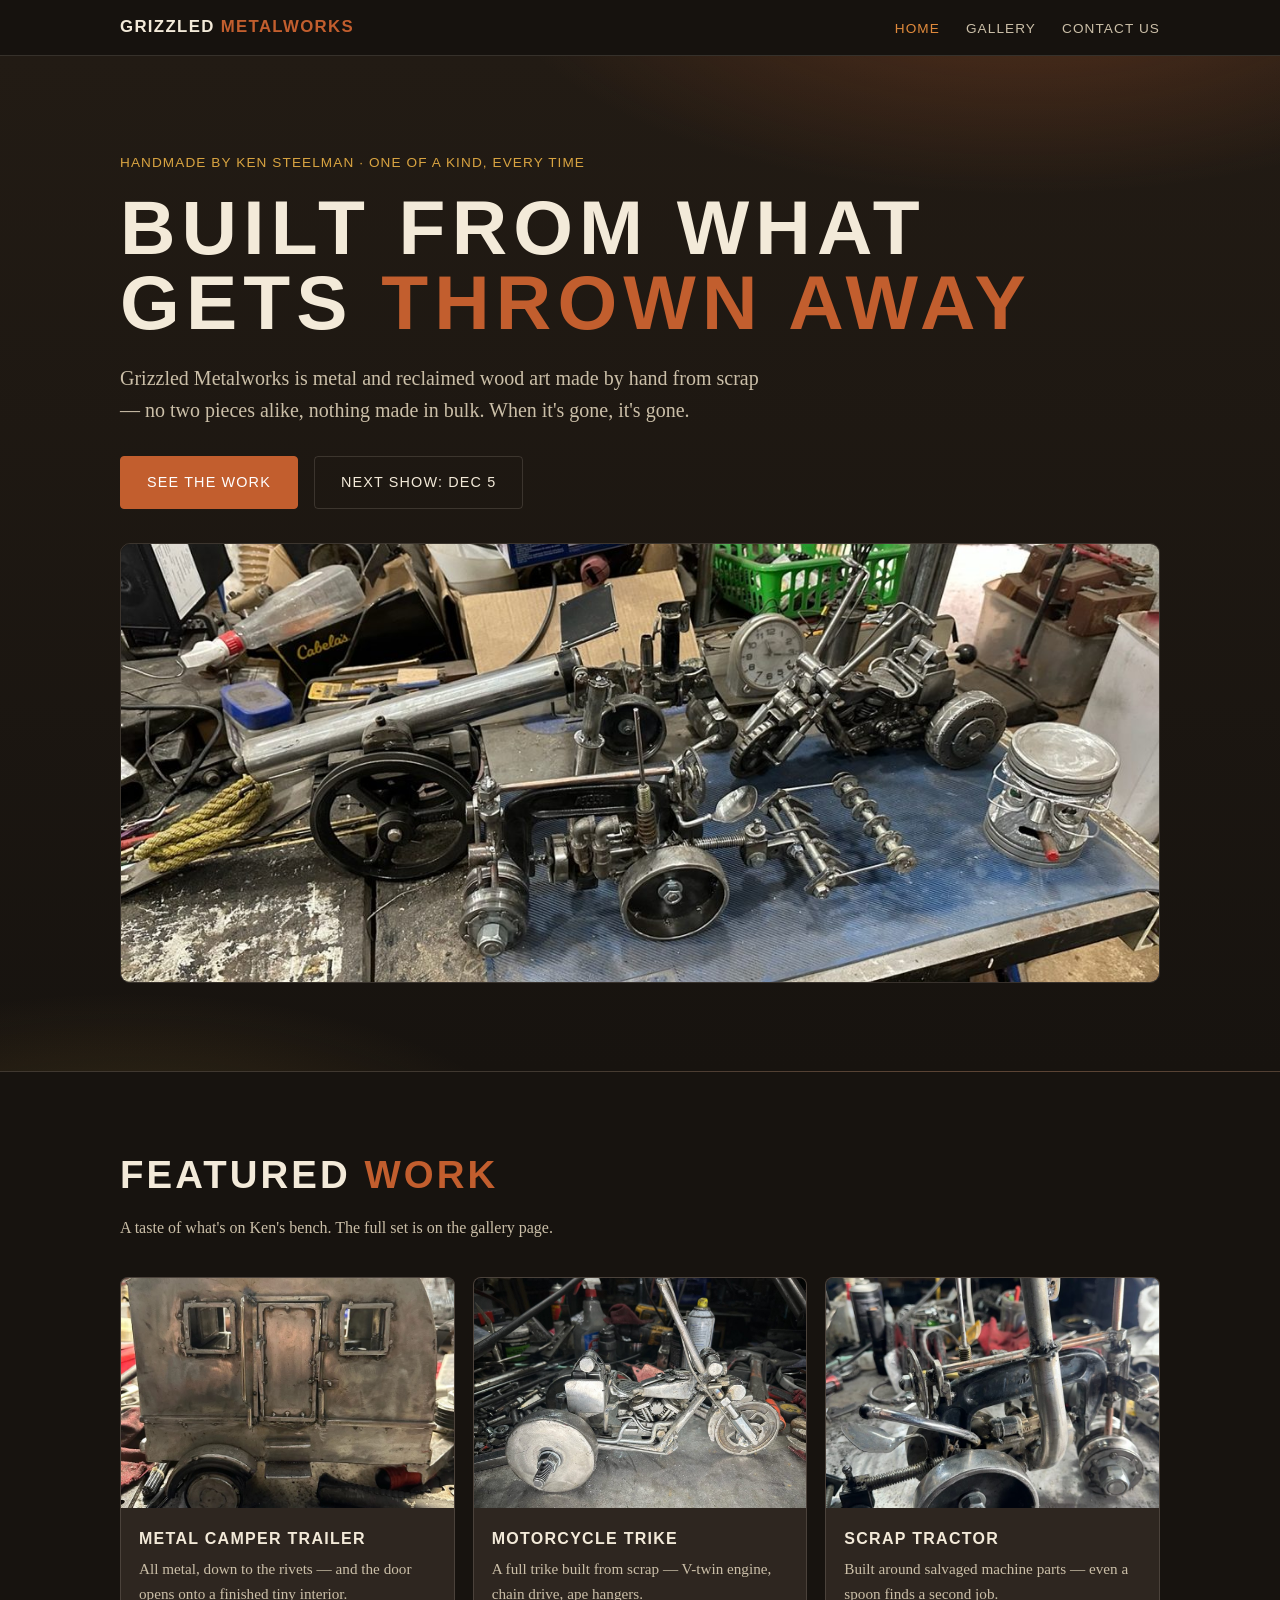
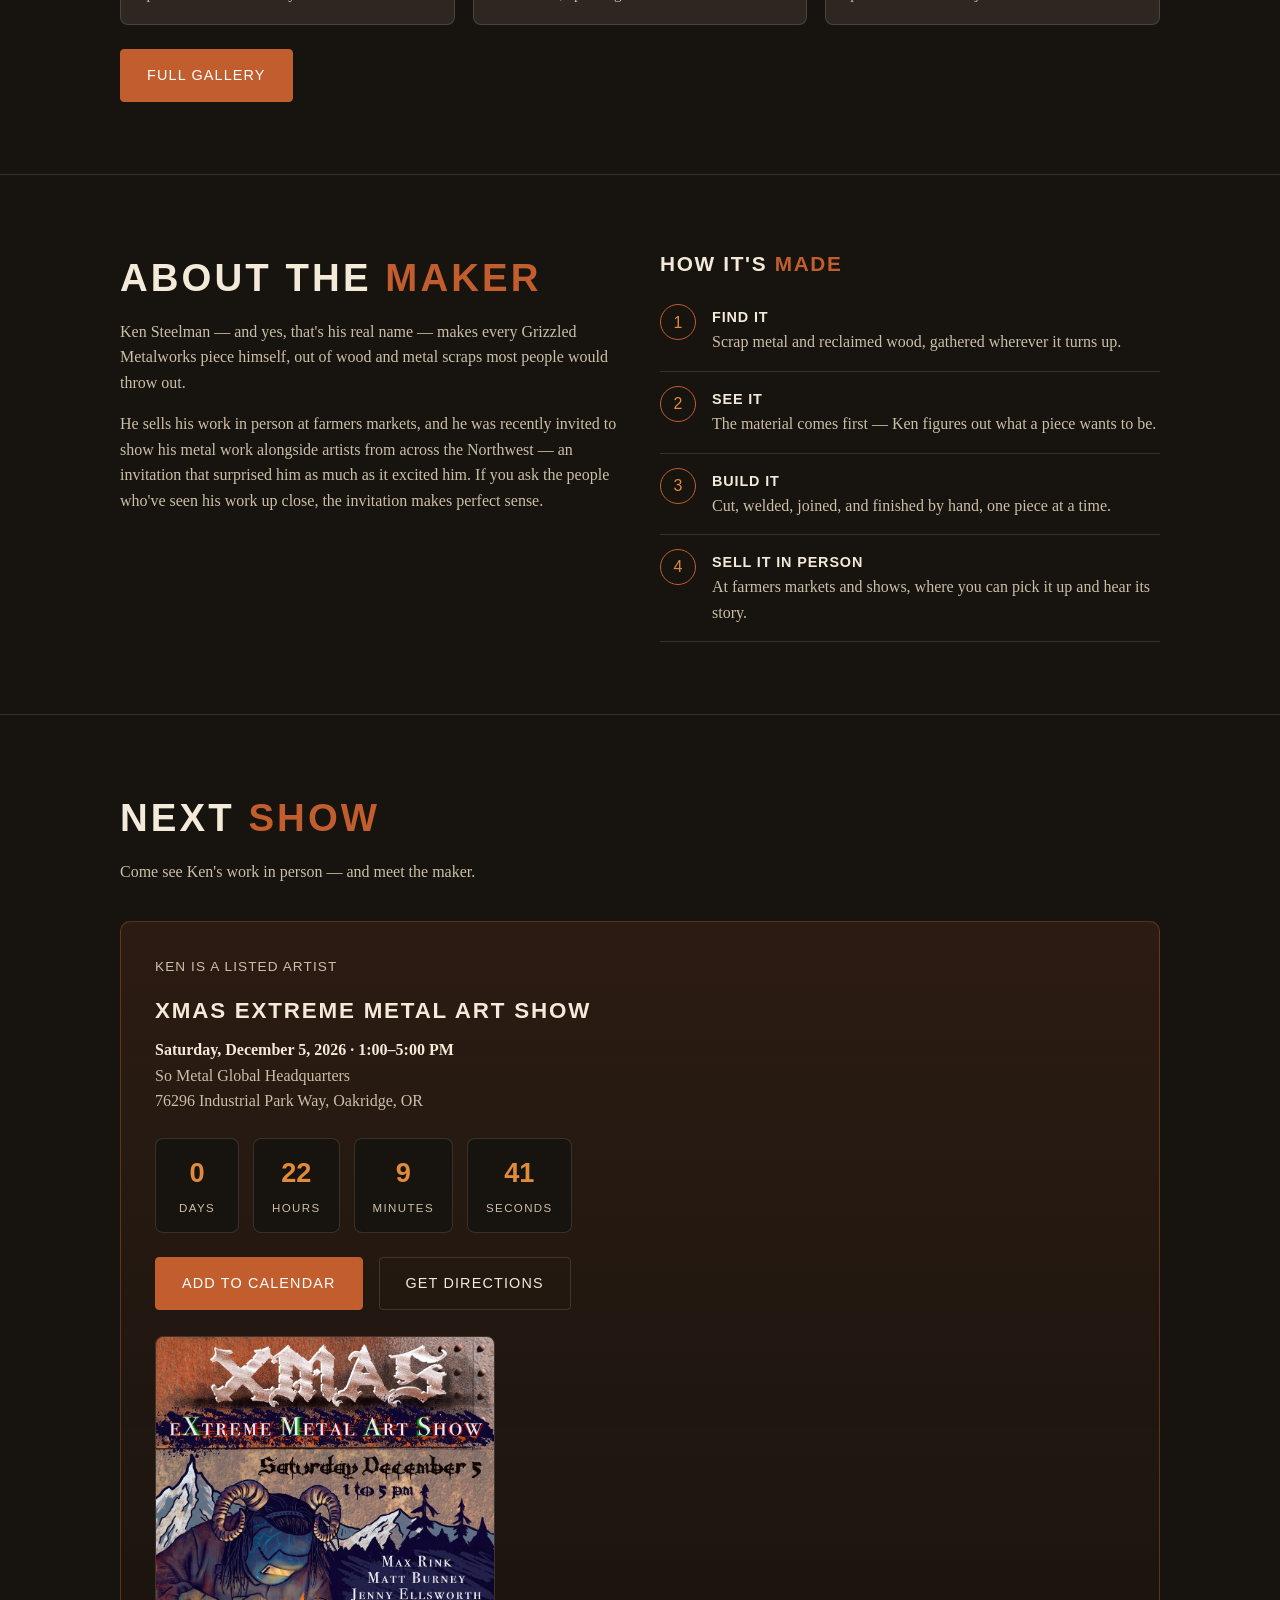
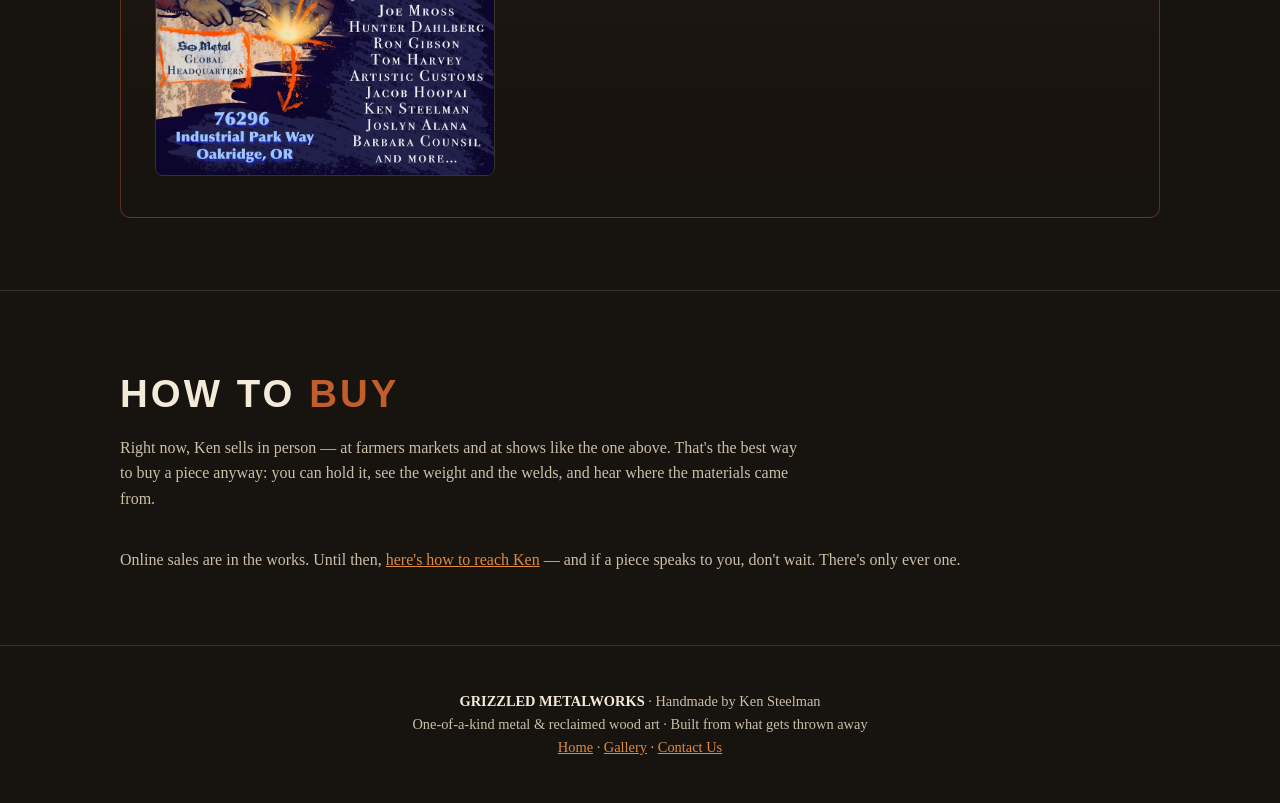
<file: index.html>
<!DOCTYPE html>
<html lang="en">
<head>
<meta charset="UTF-8">
<meta name="viewport" content="width=device-width, initial-scale=1.0">
<title>Grizzled Metalworks — Ken Steelman | One-of-a-Kind Metal & Reclaimed Wood Art</title>
<meta name="description" content="Grizzled Metalworks is the one-of-a-kind handmade metal and reclaimed wood art of Ken Steelman. Built from what gets thrown away. See his work in person at farmers markets and the XMAS Extreme Metal Art Show, Dec 5, 2026 in Oakridge, OR.">
<link rel="stylesheet" href="styles.css">
</head>
<body>

<nav class="nav">
  <div class="wrap">
    <a class="brand" href="index.html">Grizzled <span>Metalworks</span></a>
    <div class="links">
      <a href="index.html" class="active">Home</a>
      <a href="gallery.html">Gallery</a>
      <a href="contact.html">Contact Us</a>
    </div>
  </div>
</nav>

<header class="hero">
  <div class="wrap">
    <p class="kicker">Handmade by Ken Steelman &middot; One of a kind, every time</p>
    <h1>Built from what<br>gets <em>thrown away</em></h1>
    <p class="lede">Grizzled Metalworks is metal and reclaimed wood art made by hand from scrap — no two pieces alike, nothing made in bulk. When it's gone, it's gone.</p>
    <a class="btn" href="gallery.html">See the work</a>
    <a class="btn ghost" href="#show">Next show: Dec 5</a>
    <p style="margin-top:34px"><img src="images/workbench-group.jpg" alt="Several of Ken Steelman's metal pieces together on his workbench" style="width:100%;max-height:440px;object-fit:cover;border-radius:10px;border:1px solid var(--line)"></p>
  </div>
</header>

<section>
  <div class="wrap">
    <h2>Featured <em>Work</em></h2>
    <p class="sub">A taste of what's on Ken's bench. The full set is on the gallery page.</p>
    <div class="grid">
      <div class="card">
        <img src="images/camper-closed.jpg" alt="Metal camper trailer sculpture by Ken Steelman, front view">
        <div class="body"><h3>Metal Camper Trailer</h3><p>All metal, down to the rivets — and the door opens onto a finished tiny interior.</p></div>
      </div>
      <div class="card">
        <img src="images/trike-side.jpg" alt="Metal motorcycle trike sculpture by Ken Steelman, side view">
        <div class="body"><h3>Motorcycle Trike</h3><p>A full trike built from scrap — V-twin engine, chain drive, ape hangers.</p></div>
      </div>
      <div class="card">
        <img src="images/tractor-close.jpg" alt="Metal tractor sculpture built from salvaged parts, close view">
        <div class="body"><h3>Scrap Tractor</h3><p>Built around salvaged machine parts — even a spoon finds a second job.</p></div>
      </div>
    </div>
    <p style="margin-top:24px"><a class="btn" href="gallery.html">Full gallery</a></p>
  </div>
</section>

<section>
  <div class="wrap">
    <div class="two">
      <div>
        <h2>About the <em>Maker</em></h2>
        <p class="sub" style="margin-bottom:16px">Ken Steelman — and yes, that's his real name — makes every Grizzled Metalworks piece himself, out of wood and metal scraps most people would throw out.</p>
        <p style="color:var(--bone-dim)">He sells his work in person at farmers markets, and he was recently invited to show his metal work alongside artists from across the Northwest — an invitation that surprised him as much as it excited him. If you ask the people who've seen his work up close, the invitation makes perfect sense.</p>
      </div>
      <div>
        <h2 style="font-size:1.3rem">How it's <em>made</em></h2>
        <ol class="steps">
          <li><strong>Find it</strong>Scrap metal and reclaimed wood, gathered wherever it turns up.</li>
          <li><strong>See it</strong>The material comes first — Ken figures out what a piece wants to be.</li>
          <li><strong>Build it</strong>Cut, welded, joined, and finished by hand, one piece at a time.</li>
          <li><strong>Sell it in person</strong>At farmers markets and shows, where you can pick it up and hear its story.</li>
        </ol>
      </div>
    </div>
  </div>
</section>

<section id="show">
  <div class="wrap">
    <h2>Next <em>Show</em></h2>
    <p class="sub">Come see Ken's work in person — and meet the maker.</p>
    <div class="show">
      <p class="kicker">Ken is a listed artist</p>
      <h3>XMAS Extreme Metal Art Show</h3>
      <p><strong style="color:var(--bone)">Saturday, December 5, 2026 &middot; 1:00–5:00 PM</strong><br>
      So Metal Global Headquarters<br>
      76296 Industrial Park Way, Oakridge, OR</p>
      <div class="count" id="countdown" aria-label="Countdown to the show">
        <div><b id="cd-d">–</b><span>Days</span></div>
        <div><b id="cd-h">–</b><span>Hours</span></div>
        <div><b id="cd-m">–</b><span>Minutes</span></div>
        <div><b id="cd-s">–</b><span>Seconds</span></div>
      </div>
      <a class="btn" target="_blank" rel="noopener" href="https://calendar.google.com/calendar/render?action=TEMPLATE&text=XMAS+Extreme+Metal+Art+Show+-+Grizzled+Metalworks&dates=20261205T210000Z/20261206T010000Z&details=Ken+Steelman+of+Grizzled+Metalworks+is+a+listed+artist.&location=So+Metal+Global+Headquarters,+76296+Industrial+Park+Way,+Oakridge,+OR">Add to Calendar</a>
      <a class="btn ghost" target="_blank" rel="noopener" href="https://www.google.com/maps/search/?api=1&query=76296+Industrial+Park+Way+Oakridge+OR">Get Directions</a>
      <p style="margin-top:26px"><img src="images/show-poster.jpg" alt="XMAS Extreme Metal Art Show poster listing Ken Steelman as an artist" style="max-width:340px;width:100%;border-radius:8px;border:1px solid var(--line)"></p>
    </div>
  </div>
</section>

<section>
  <div class="wrap">
    <h2>How to <em>Buy</em></h2>
    <p class="sub">Right now, Ken sells in person — at farmers markets and at shows like the one above. That's the best way to buy a piece anyway: you can hold it, see the weight and the welds, and hear where the materials came from.</p>
    <p style="color:var(--bone-dim)">Online sales are in the works. Until then, <a href="contact.html">here's how to reach Ken</a> — and if a piece speaks to you, don't wait. There's only ever one.</p>
  </div>
</section>

<footer>
  <div class="wrap">
    <p><strong style="color:var(--bone)">GRIZZLED METALWORKS</strong> &middot; Handmade by Ken Steelman</p>
    <p>One-of-a-kind metal &amp; reclaimed wood art &middot; Built from what gets thrown away</p>
    <p><a href="index.html">Home</a> &middot; <a href="gallery.html">Gallery</a> &middot; <a href="contact.html">Contact Us</a></p>
  </div>
</footer>

<script>
  var target = new Date('2026-12-05T13:00:00-08:00').getTime();
  function tick(){
    var diff = target - Date.now();
    if(diff <= 0){ document.getElementById('countdown').innerHTML = '<div><b>Today</b><span>See you there</span></div>'; return; }
    var d = Math.floor(diff/86400000), h = Math.floor(diff%86400000/3600000),
        m = Math.floor(diff%3600000/60000), s = Math.floor(diff%60000/1000);
    document.getElementById('cd-d').textContent = d;
    document.getElementById('cd-h').textContent = h;
    document.getElementById('cd-m').textContent = m;
    document.getElementById('cd-s').textContent = s;
  }
  tick(); setInterval(tick, 1000);
</script>
</body>
</html>
</file>
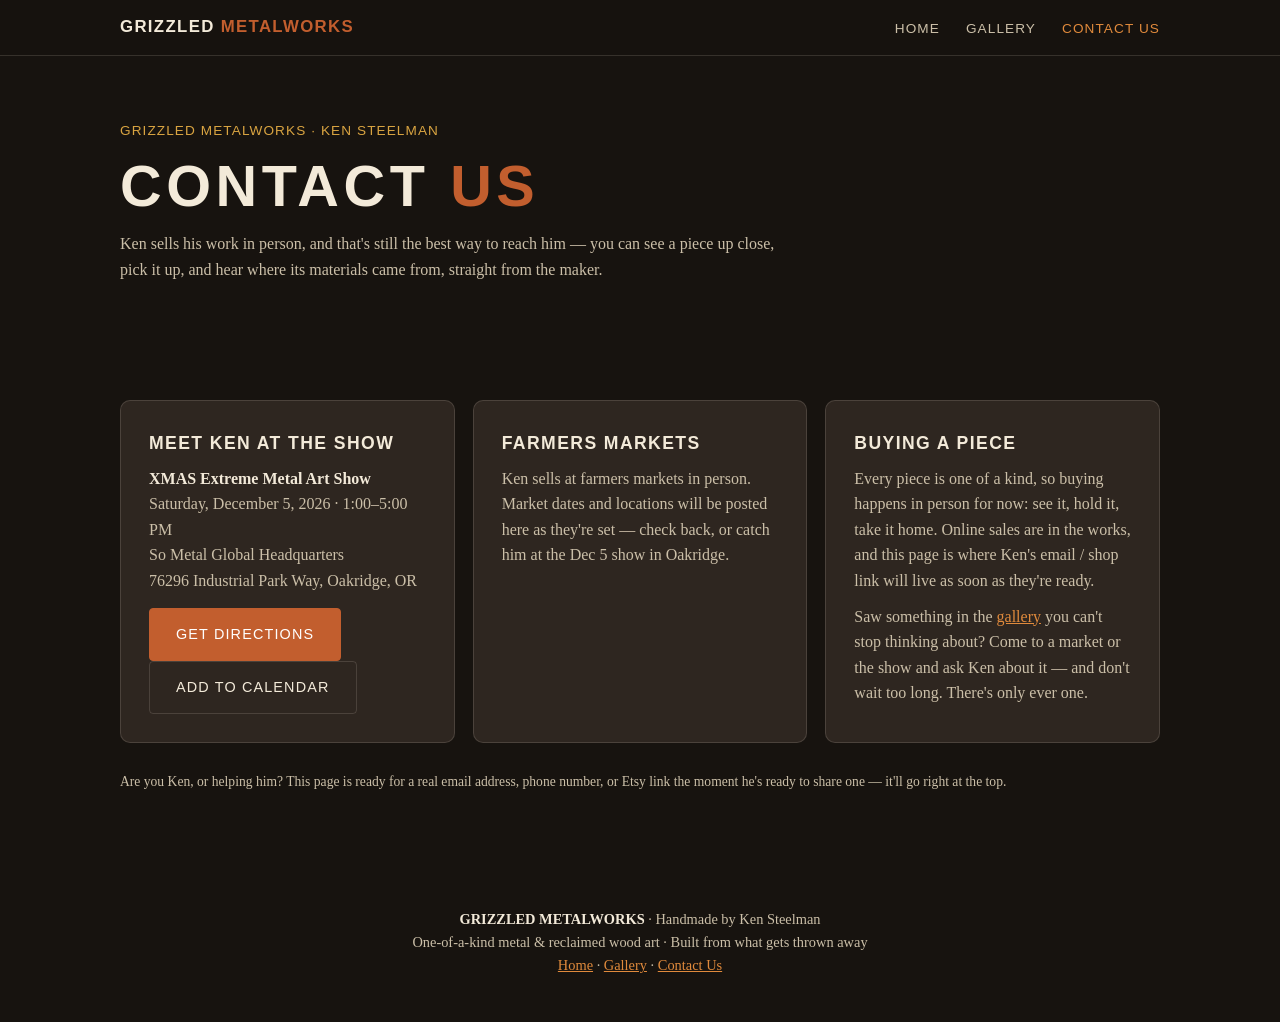
<file: contact.html>
<!DOCTYPE html>
<html lang="en">
<head>
<meta charset="UTF-8">
<meta name="viewport" content="width=device-width, initial-scale=1.0">
<title>Contact Us — Grizzled Metalworks | Ken Steelman</title>
<meta name="description" content="How to reach Ken Steelman of Grizzled Metalworks: see his one-of-a-kind metal art in person at farmers markets and the XMAS Extreme Metal Art Show, Dec 5, 2026 in Oakridge, OR.">
<link rel="stylesheet" href="styles.css">
</head>
<body>

<nav class="nav">
  <div class="wrap">
    <a class="brand" href="index.html">Grizzled <span>Metalworks</span></a>
    <div class="links">
      <a href="index.html">Home</a>
      <a href="gallery.html">Gallery</a>
      <a href="contact.html" class="active">Contact Us</a>
    </div>
  </div>
</nav>

<header class="pagehead">
  <div class="wrap">
    <p class="kicker">Grizzled Metalworks &middot; Ken Steelman</p>
    <h1 style="font-size:clamp(2.2rem,6vw,3.6rem);line-height:1;text-transform:uppercase">Contact <em style="font-style:normal;color:var(--rust)">Us</em></h1>
    <p class="sub" style="margin-top:16px">Ken sells his work in person, and that's still the best way to reach him — you can see a piece up close, pick it up, and hear where its materials came from, straight from the maker.</p>
  </div>
</header>

<section style="border-bottom:none">
  <div class="wrap">
    <div class="grid">

      <div class="contact-card">
        <h3>Meet Ken at the show</h3>
        <p><strong style="color:var(--bone)">XMAS Extreme Metal Art Show</strong><br>
        Saturday, December 5, 2026 &middot; 1:00–5:00 PM<br>
        So Metal Global Headquarters<br>
        76296 Industrial Park Way, Oakridge, OR</p>
        <p style="margin-top:14px">
          <a class="btn" target="_blank" rel="noopener" href="https://www.google.com/maps/search/?api=1&query=76296+Industrial+Park+Way+Oakridge+OR">Get Directions</a>
          <a class="btn ghost" target="_blank" rel="noopener" href="https://calendar.google.com/calendar/render?action=TEMPLATE&text=XMAS+Extreme+Metal+Art+Show+-+Grizzled+Metalworks&dates=20261205T210000Z/20261206T010000Z&details=Ken+Steelman+of+Grizzled+Metalworks+is+a+listed+artist.&location=So+Metal+Global+Headquarters,+76296+Industrial+Park+Way,+Oakridge,+OR">Add to Calendar</a>
        </p>
      </div>

      <div class="contact-card">
        <h3>Farmers markets</h3>
        <p>Ken sells at farmers markets in person. Market dates and locations will be posted here as they're set — check back, or catch him at the Dec 5 show in Oakridge.</p>
      </div>

      <div class="contact-card">
        <h3>Buying a piece</h3>
        <p>Every piece is one of a kind, so buying happens in person for now: see it, hold it, take it home. Online sales are in the works, and this page is where Ken's email / shop link will live as soon as they're ready.</p>
        <p style="margin-top:10px">Saw something in the <a href="gallery.html">gallery</a> you can't stop thinking about? Come to a market or the show and ask Ken about it — and don't wait too long. There's only ever one.</p>
      </div>

    </div>

    <p class="note" style="margin-top:28px">Are you Ken, or helping him? This page is ready for a real email address, phone number, or Etsy link the moment he's ready to share one — it'll go right at the top.</p>
  </div>
</section>

<footer>
  <div class="wrap">
    <p><strong style="color:var(--bone)">GRIZZLED METALWORKS</strong> &middot; Handmade by Ken Steelman</p>
    <p>One-of-a-kind metal &amp; reclaimed wood art &middot; Built from what gets thrown away</p>
    <p><a href="index.html">Home</a> &middot; <a href="gallery.html">Gallery</a> &middot; <a href="contact.html">Contact Us</a></p>
  </div>
</footer>

</body>
</html>
</file>
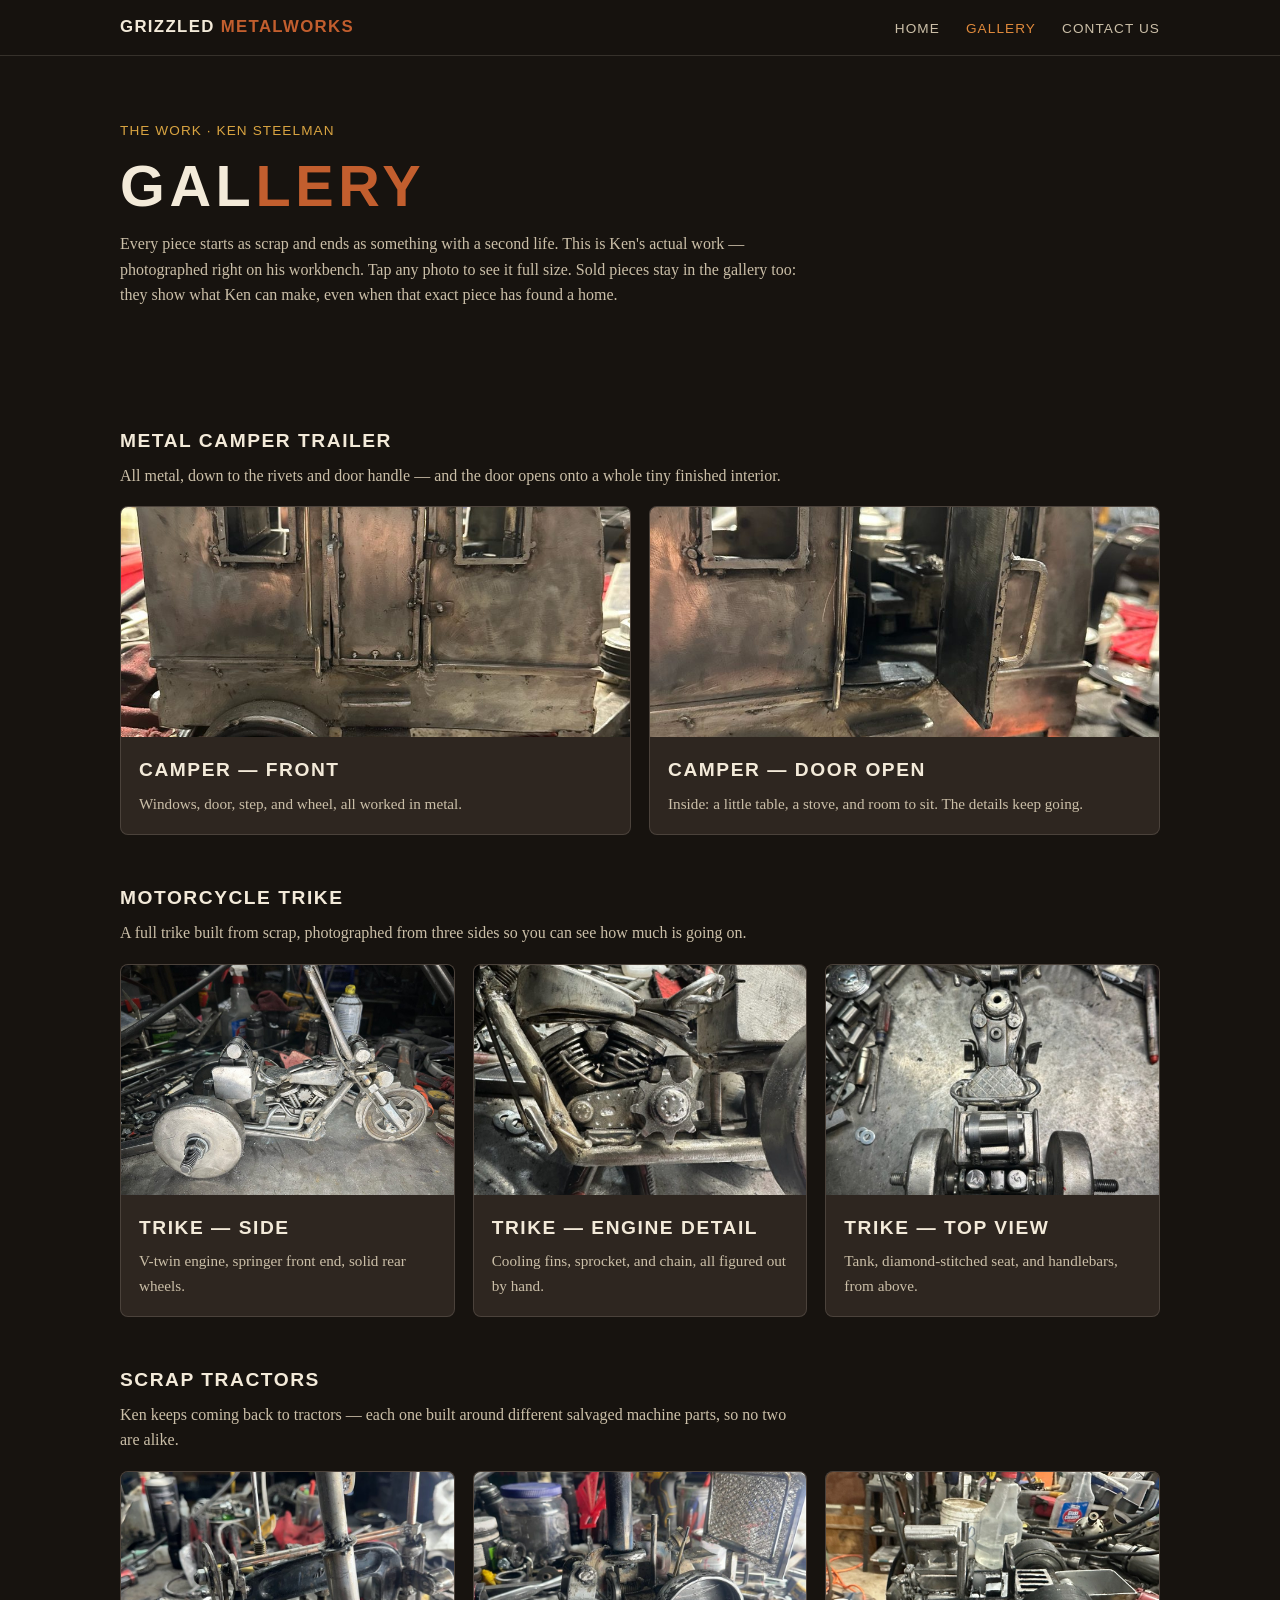
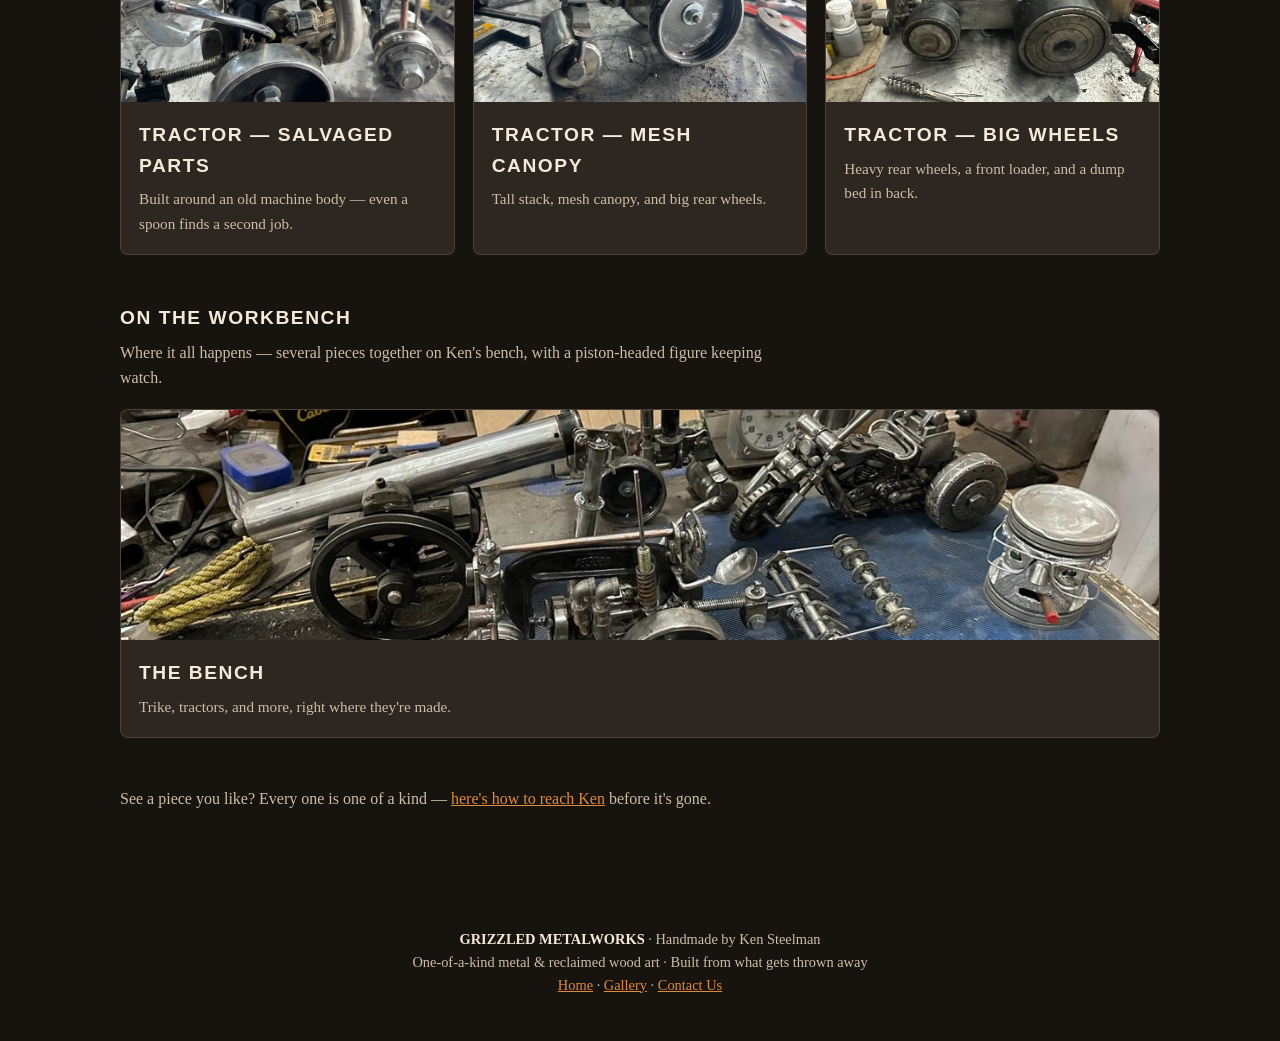
<file: gallery.html>
<!DOCTYPE html>
<html lang="en">
<head>
<meta charset="UTF-8">
<meta name="viewport" content="width=device-width, initial-scale=1.0">
<title>Gallery — Grizzled Metalworks | Ken Steelman's Metal Art</title>
<meta name="description" content="The work of Ken Steelman of Grizzled Metalworks: a metal camper trailer with a finished interior, a scrap motorcycle trike, tractors built from salvaged parts, and more — every piece one of a kind.">
<link rel="stylesheet" href="styles.css">
</head>
<body>

<nav class="nav">
  <div class="wrap">
    <a class="brand" href="index.html">Grizzled <span>Metalworks</span></a>
    <div class="links">
      <a href="index.html">Home</a>
      <a href="gallery.html" class="active">Gallery</a>
      <a href="contact.html">Contact Us</a>
    </div>
  </div>
</nav>

<header class="pagehead">
  <div class="wrap">
    <p class="kicker">The Work &middot; Ken Steelman</p>
    <h1 style="font-size:clamp(2.2rem,6vw,3.6rem);line-height:1;text-transform:uppercase">Gal<em style="font-style:normal;color:var(--rust)">lery</em></h1>
    <p class="sub" style="margin-top:16px">Every piece starts as scrap and ends as something with a second life. This is Ken's actual work — photographed right on his workbench. Tap any photo to see it full size. Sold pieces stay in the gallery too: they show what Ken can make, even when that exact piece has found a home.</p>
  </div>
</header>

<section style="border-bottom:none">
  <div class="wrap">

    <div class="gallery-group">
      <h3>Metal Camper Trailer</h3>
      <p>All metal, down to the rivets and door handle — and the door opens onto a whole tiny finished interior.</p>
      <div class="grid">
        <div class="card"><a href="images/camper-closed.jpg"><img src="images/camper-closed.jpg" alt="Metal camper trailer sculpture, front view"></a><div class="body"><h3>Camper — Front</h3><p>Windows, door, step, and wheel, all worked in metal.</p></div></div>
        <div class="card"><a href="images/camper-open.jpg"><img src="images/camper-open.jpg" alt="Metal camper trailer with door open showing the interior"></a><div class="body"><h3>Camper — Door Open</h3><p>Inside: a little table, a stove, and room to sit. The details keep going.</p></div></div>
      </div>
    </div>

    <div class="gallery-group">
      <h3>Motorcycle Trike</h3>
      <p>A full trike built from scrap, photographed from three sides so you can see how much is going on.</p>
      <div class="grid">
        <div class="card"><a href="images/trike-side.jpg"><img src="images/trike-side.jpg" alt="Metal motorcycle trike, side view"></a><div class="body"><h3>Trike — Side</h3><p>V-twin engine, springer front end, solid rear wheels.</p></div></div>
        <div class="card"><a href="images/trike-engine.jpg"><img src="images/trike-engine.jpg" alt="Close-up of the trike engine and sprocket"></a><div class="body"><h3>Trike — Engine Detail</h3><p>Cooling fins, sprocket, and chain, all figured out by hand.</p></div></div>
        <div class="card"><a href="images/trike-top.jpg"><img src="images/trike-top.jpg" alt="Metal motorcycle trike from above"></a><div class="body"><h3>Trike — Top View</h3><p>Tank, diamond-stitched seat, and handlebars, from above.</p></div></div>
      </div>
    </div>

    <div class="gallery-group">
      <h3>Scrap Tractors</h3>
      <p>Ken keeps coming back to tractors — each one built around different salvaged machine parts, so no two are alike.</p>
      <div class="grid">
        <div class="card"><a href="images/tractor-close.jpg"><img src="images/tractor-close.jpg" alt="Metal tractor built from salvaged parts, close view"></a><div class="body"><h3>Tractor — Salvaged Parts</h3><p>Built around an old machine body — even a spoon finds a second job.</p></div></div>
        <div class="card"><a href="images/tractor-mesh.jpg"><img src="images/tractor-mesh.jpg" alt="Metal tractor with a mesh canopy"></a><div class="body"><h3>Tractor — Mesh Canopy</h3><p>Tall stack, mesh canopy, and big rear wheels.</p></div></div>
        <div class="card"><a href="images/tractor-wide.jpg"><img src="images/tractor-wide.jpg" alt="Metal tractor with large rear wheels and a dump bed"></a><div class="body"><h3>Tractor — Big Wheels</h3><p>Heavy rear wheels, a front loader, and a dump bed in back.</p></div></div>
      </div>
    </div>

    <div class="gallery-group">
      <h3>On the Workbench</h3>
      <p>Where it all happens — several pieces together on Ken's bench, with a piston-headed figure keeping watch.</p>
      <div class="grid">
        <div class="card"><a href="images/workbench-group.jpg"><img src="images/workbench-group.jpg" alt="Several metal pieces together on Ken Steelman's workbench"></a><div class="body"><h3>The Bench</h3><p>Trike, tractors, and more, right where they're made.</p></div></div>
      </div>
    </div>

    <p style="color:var(--bone-dim)">See a piece you like? Every one is one of a kind — <a href="contact.html">here's how to reach Ken</a> before it's gone.</p>

  </div>
</section>

<footer>
  <div class="wrap">
    <p><strong style="color:var(--bone)">GRIZZLED METALWORKS</strong> &middot; Handmade by Ken Steelman</p>
    <p>One-of-a-kind metal &amp; reclaimed wood art &middot; Built from what gets thrown away</p>
    <p><a href="index.html">Home</a> &middot; <a href="gallery.html">Gallery</a> &middot; <a href="contact.html">Contact Us</a></p>
  </div>
</footer>

</body>
</html>
</file>
<file: styles.css>
:root{
  --iron:#17130f; --iron2:#221b14; --steel:#2e2620;
  --rust:#c25e2e; --ember:#e08a3c; --brass:#d9a441;
  --bone:#f3ead9; --bone-dim:#cbbfa8;
  --line:rgba(243,234,217,.14);
}
*{margin:0;padding:0;box-sizing:border-box}
html{scroll-behavior:smooth}
body{background:var(--iron);color:var(--bone);font-family:Georgia,'Times New Roman',serif;line-height:1.6}
h1,h2,h3,.kicker,.btn,.nav a{font-family:'Arial Narrow',Arial,Helvetica,sans-serif;text-transform:uppercase;letter-spacing:.08em}
a{color:var(--ember)}
.wrap{max-width:1080px;margin:0 auto;padding:0 20px}
.nav{position:sticky;top:0;z-index:10;background:rgba(23,19,15,.92);backdrop-filter:blur(6px);border-bottom:1px solid var(--line)}
.nav .wrap{display:flex;justify-content:space-between;align-items:center;padding-top:14px;padding-bottom:14px}
.brand{font-family:'Arial Narrow',Arial,sans-serif;font-weight:700;letter-spacing:.14em;text-transform:uppercase;color:var(--bone);text-decoration:none;font-size:1.05rem}
.brand span{color:var(--rust)}
.nav .links a{color:var(--bone-dim);text-decoration:none;margin-left:22px;font-size:.85rem}
.nav .links a:hover,.nav .links a.active{color:var(--ember)}
@media(max-width:640px){.nav .links a{margin-left:14px}}
.hero{padding:96px 0 80px;background:
  radial-gradient(900px 400px at 80% -10%,rgba(194,94,46,.35),transparent 60%),
  radial-gradient(700px 300px at 10% 110%,rgba(217,164,65,.18),transparent 60%),
  linear-gradient(180deg,var(--iron2),var(--iron));
  border-bottom:1px solid var(--line)}
.pagehead{padding:64px 0 10px}
.kicker{color:var(--brass);font-size:.85rem;margin-bottom:16px}
.hero h1{font-size:clamp(2.6rem,7vw,4.8rem);line-height:.98;text-transform:uppercase}
.hero h1 em{font-style:normal;color:var(--rust)}
.hero p.lede{font-size:1.25rem;color:var(--bone-dim);max-width:640px;margin:22px 0 30px}
.btn{display:inline-block;background:var(--rust);color:#fff;text-decoration:none;padding:14px 26px;border-radius:4px;font-size:.9rem;margin-right:12px;border:1px solid var(--rust)}
.btn.ghost{background:transparent;color:var(--bone);border-color:var(--line)}
.btn:hover{background:var(--ember);border-color:var(--ember);color:#17130f}
section{padding:72px 0;border-bottom:1px solid var(--line)}
h2{font-size:clamp(1.7rem,4vw,2.4rem);margin-bottom:10px}
h2 em{font-style:normal;color:var(--rust)}
.sub{color:var(--bone-dim);max-width:680px;margin-bottom:36px}
.grid{display:grid;grid-template-columns:repeat(auto-fit,minmax(240px,1fr));gap:18px}
.card{background:var(--steel);border:1px solid var(--line);border-radius:8px;overflow:hidden}
.card img{width:100%;height:230px;object-fit:cover;display:block}
.card .body{padding:18px}
.card h3{font-size:1rem;margin-bottom:6px}
.card p{color:var(--bone-dim);font-size:.95rem}
.two{display:grid;grid-template-columns:1fr 1fr;gap:40px}
@media(max-width:760px){.two{grid-template-columns:1fr}}
.steps{list-style:none;counter-reset:s}
.steps li{padding:16px 0 16px 52px;position:relative;border-bottom:1px solid var(--line);color:var(--bone-dim)}
.steps li::before{counter-increment:s;content:counter(s);position:absolute;left:0;top:14px;width:34px;height:34px;border:1px solid var(--rust);color:var(--ember);border-radius:50%;display:flex;align-items:center;justify-content:center;font-family:'Arial Narrow',Arial,sans-serif}
.steps li strong{color:var(--bone);display:block;font-family:'Arial Narrow',Arial,sans-serif;text-transform:uppercase;letter-spacing:.06em;font-size:.9rem}
.show{background:linear-gradient(180deg,rgba(194,94,46,.12),transparent);border:1px solid rgba(194,94,46,.4);border-radius:10px;padding:34px}
.show h3{font-size:1.4rem;margin-bottom:8px}
.show p{color:var(--bone-dim)}
.count{display:flex;gap:14px;margin:24px 0;flex-wrap:wrap}
.count div{background:var(--iron);border:1px solid var(--line);border-radius:8px;padding:12px 18px;text-align:center;min-width:84px}
.count b{display:block;font-size:1.7rem;font-family:'Arial Narrow',Arial,sans-serif;color:var(--ember)}
.count span{font-size:.72rem;text-transform:uppercase;letter-spacing:.12em;color:var(--bone-dim);font-family:'Arial Narrow',Arial,sans-serif}
footer{padding:44px 0;text-align:center;color:var(--bone-dim);font-size:.9rem}
.note{font-size:.85rem;color:var(--bone-dim);margin-top:14px}
.gallery-group{margin-bottom:48px}
.gallery-group h3{font-size:1.2rem;margin-bottom:6px}
.gallery-group>p{color:var(--bone-dim);margin-bottom:18px;max-width:680px}
.contact-card{background:var(--steel);border:1px solid var(--line);border-radius:10px;padding:28px}
.contact-card h3{font-size:1.1rem;margin-bottom:8px}
.contact-card p{color:var(--bone-dim)}
</file>
